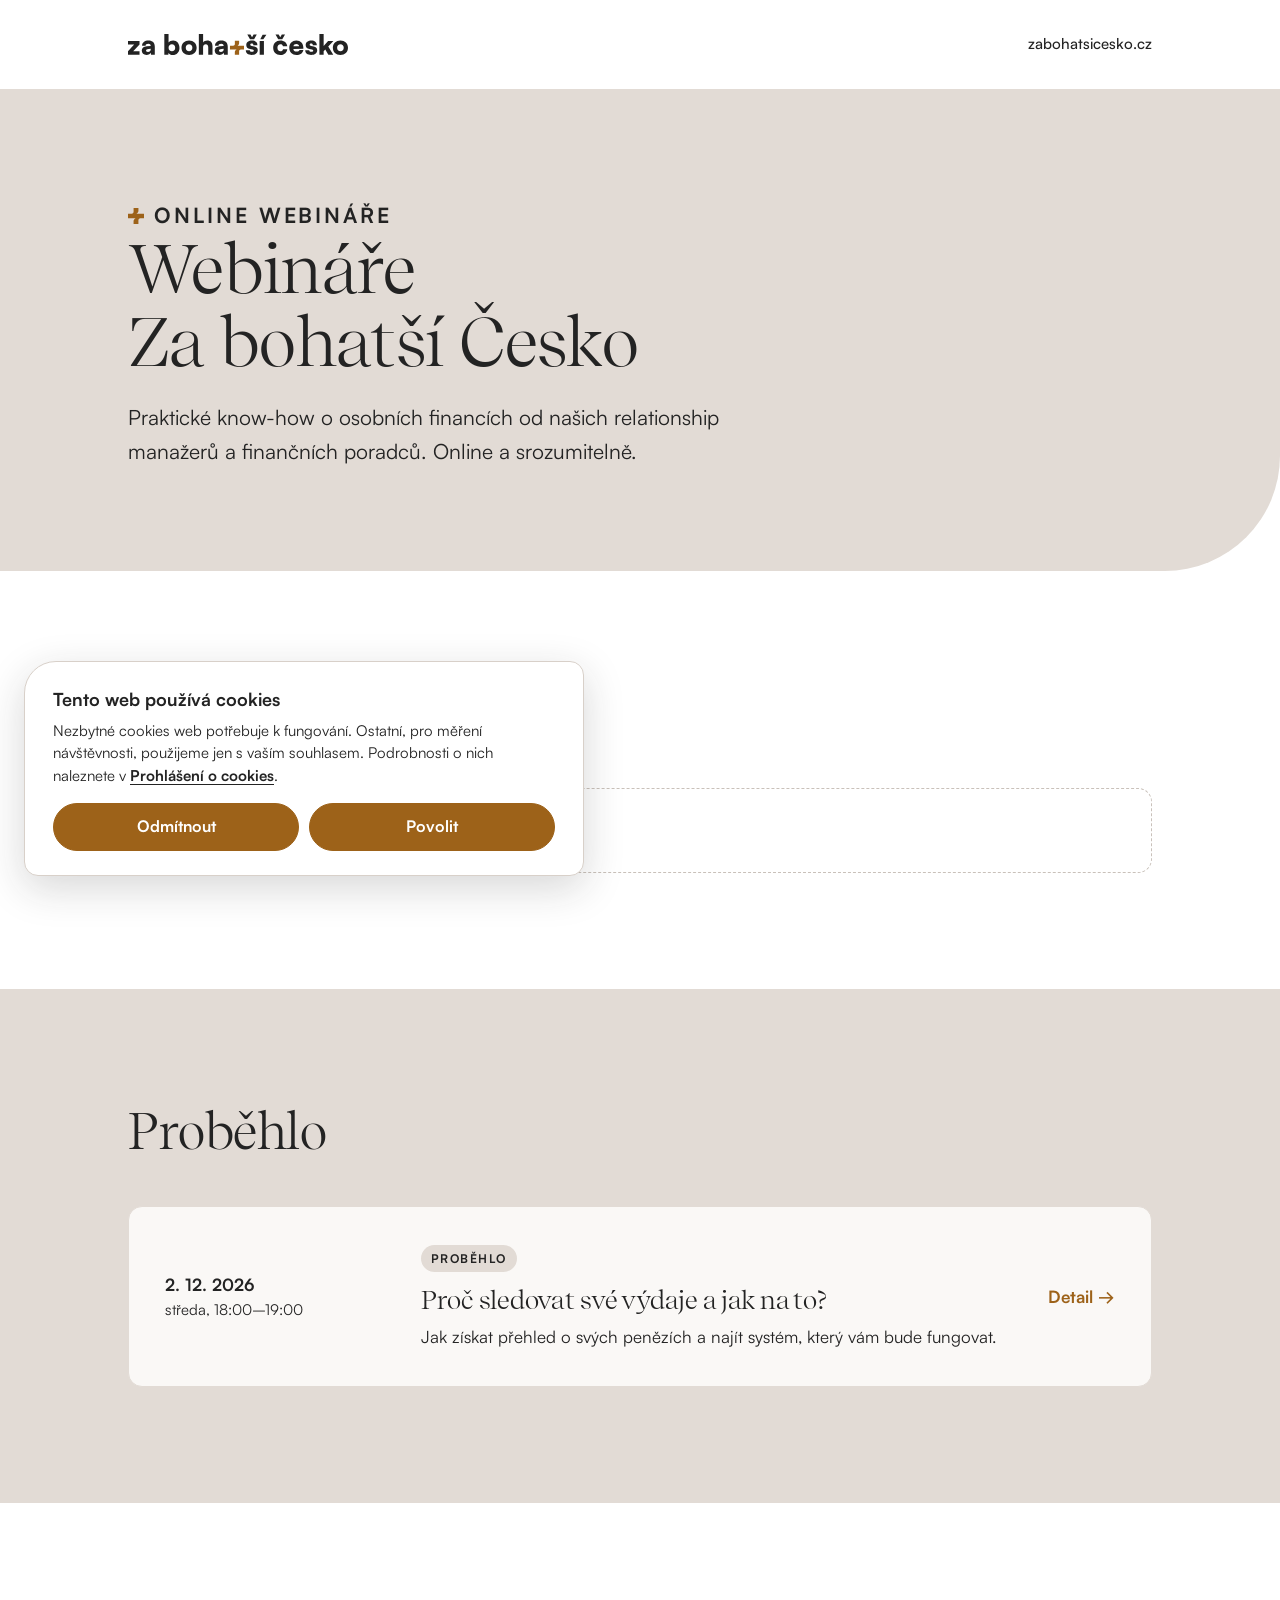
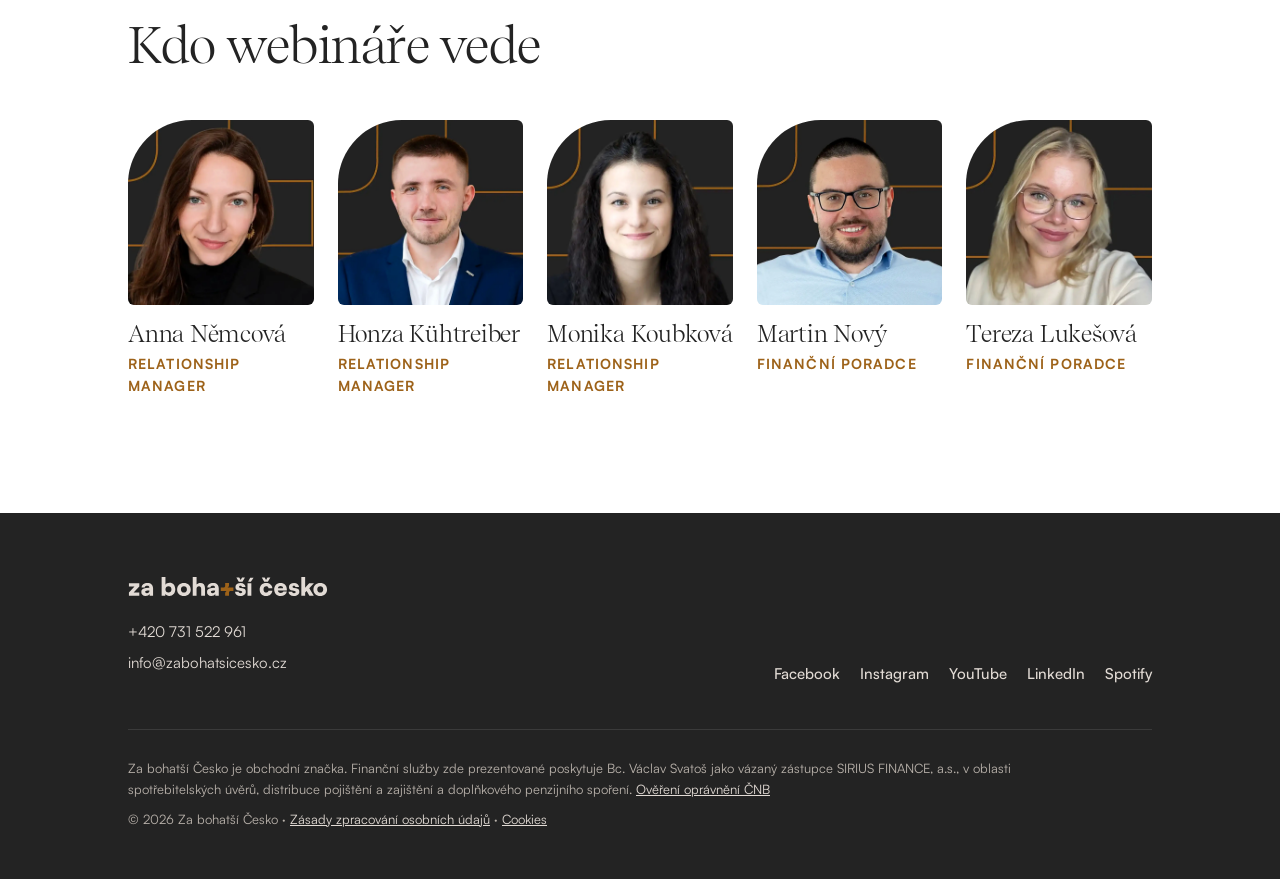
<file: web/index.html>
<!doctype html>
<html lang="cs">
<head>
  <meta charset="utf-8">
  <meta name="viewport" content="width=device-width, initial-scale=1">
  <title>Webináře | Za bohatší Česko</title>
  <meta name="description" content="Online webináře Za bohatší Česko: praktické know-how o osobních financích od relationship manažerů a finančních poradců.">
  <link rel="canonical" href="https://webinare.zabohatsicesko.cz/">
  <meta property="og:type" content="website">
  <meta property="og:locale" content="cs_CZ">
  <meta property="og:site_name" content="Za bohatší Česko">
  <meta property="og:title" content="Webináře Za bohatší Česko">
  <meta property="og:description" content="Online webináře Za bohatší Česko: praktické know-how o osobních financích.">
  <meta property="og:url" content="https://webinare.zabohatsicesko.cz/">
  <link rel="icon" href="assets/zbc-symbol.svg" type="image/svg+xml">
  <link rel="preload" href="assets/fonty/RecifeDisplay-Book.woff2" as="font" type="font/woff2" crossorigin>
  <link rel="preload" href="assets/fonty/Satoshi-Regular.woff2" as="font" type="font/woff2" crossorigin>
  <link rel="stylesheet" href="assets/styl.css">
  <script src="assets/souhlas.js" defer></script>
  <script src="assets/webinare.js" defer></script>
</head>
<body>

  <header class="hlavicka">
    <div class="obal">
      <a class="hlavicka__logo" href="https://zabohatsicesko.cz"><img src="assets/zbc-logo.svg" alt="Za bohatší Česko" width="220" height="21"></a>
      <a class="hlavicka__odkaz" href="https://zabohatsicesko.cz">zabohatsicesko.cz</a>
    </div>
  </header>

  <main>
    <section class="uvod prehled-uvod">
      <div class="obal">
        <p class="stitek"><img src="assets/zbc-symbol.svg" alt="" width="16" height="16">Online webináře</p>
        <h1>Webináře Za&nbsp;bohatší&nbsp;Česko</h1>
        <p>Praktické know-how o&nbsp;osobních financích od našich relationship manažerů a&nbsp;finančních poradců. Online a&nbsp;srozumitelně.</p>
      </div>
    </section>

    <section class="sekce" aria-labelledby="nadchazejici-nadpis">
      <div class="obal">
        <div class="sekce__hlava"><h2 id="nadchazejici-nadpis">Nadcházející</h2></div>
        <ul class="seznam" id="seznam-nadchazejici">
          <!-- KARTA WEBINÁŘE – nový webinář = zkopírovat celý <li> a upravit údaje -->
          <li data-webinar data-zacatek="2026-12-02T18:00:00+01:00" data-konec="2026-12-02T19:00:00+01:00">
            <a class="karta" href="proc-sledovat-vydaje/">
              <p class="karta__datum">2.&nbsp;12.&nbsp;2026<span>středa, 18:00–19:00</span></p>
              <div>
                <span class="karta__stitek skryt"></span>
                <h3>Proč sledovat své výdaje a&nbsp;jak na to?</h3>
                <p>Jak získat přehled o&nbsp;svých penězích a&nbsp;najít systém, který vám bude fungovat.</p>
              </div>
              <span class="karta__sipka" data-probehl="Detail →">Víc informací a&nbsp;registrace →</span>
            </a>
          </li>
        </ul>
        <p class="prazdne skryt" id="prazdne-nadchazejici">Další webinář připravujeme.</p>
      </div>
    </section>

    <section class="sekce sekce--svetla" aria-labelledby="probehle-nadpis">
      <div class="obal">
        <div class="sekce__hlava"><h2 id="probehle-nadpis">Proběhlo</h2></div>
        <ul class="seznam" id="seznam-probehle"></ul>
        <p class="prazdne" id="prazdne-probehle">Zatím tu není žádný proběhlý webinář.</p>
      </div>
    </section>
    <!-- LEKTOŘI SÉRIE – všichni, kdo webináře vedou (jména a pozice podle zabohatsicesko.cz/nas-tym) -->
    <section class="sekce lide" aria-labelledby="lide-nadpis">
      <div class="obal">
        <div class="sekce__hlava"><h2 id="lide-nadpis">Kdo webináře vede</h2></div>
        <ul class="lide__seznam">
          <li class="osoba">
            <img src="assets/lide/anna-nemcova.webp" alt="Anna Němcová" width="800" height="800" loading="lazy" decoding="async">
            <h3>Anna Němcová</h3>
            <p>Relationship Manager</p>
          </li>
          <li class="osoba">
            <img src="assets/lide/honza-kuhtreiber.webp" alt="Honza Kühtreiber" width="800" height="800" loading="lazy" decoding="async">
            <h3>Honza Kühtreiber</h3>
            <p>Relationship Manager</p>
          </li>
          <li class="osoba">
            <img src="assets/lide/monika-koubkova.webp" alt="Monika Koubková" width="800" height="800" loading="lazy" decoding="async">
            <h3>Monika Koubková</h3>
            <p>Relationship Manager</p>
          </li>
          <li class="osoba">
            <img src="assets/lide/martin-novy.webp" alt="Martin Nový" width="800" height="800" loading="lazy" decoding="async">
            <h3>Martin Nový</h3>
            <p>Finanční poradce</p>
          </li>
          <li class="osoba">
            <img src="assets/lide/tereza-lukesova.webp" alt="Tereza Lukešová" width="800" height="800" loading="lazy" decoding="async">
            <h3>Tereza Lukešová</h3>
            <p>Finanční poradce</p>
          </li>
        </ul>
      </div>
    </section>
  </main>

  <footer class="paticka">
    <div class="obal">
      <div class="paticka__horni">
        <div>
          <a href="https://zabohatsicesko.cz"><img class="paticka__logo" src="assets/zbc-logo-negativ.svg" alt="Za bohatší Česko" width="200" height="19"></a>
          <p class="paticka__kontakt"><a href="tel:+420731522961">+420 731 522 961</a><br><a href="mailto:info@zabohatsicesko.cz">info@zabohatsicesko.cz</a></p>
        </div>
        <ul class="socialni" aria-label="Sledujte nás">
          <li><a href="https://www.facebook.com/Zabohatsicesko" target="_blank" rel="noopener">Facebook</a></li>
          <li><a href="https://www.instagram.com/zabohatsicesko" target="_blank" rel="noopener">Instagram</a></li>
          <li><a href="https://www.youtube.com/@zabohatsicesko" target="_blank" rel="noopener">YouTube</a></li>
          <li><a href="https://www.linkedin.com/company/za-bohat%C5%A1%C3%AD-%C4%8Desko-s-r-o/about/" target="_blank" rel="noopener">LinkedIn</a></li>
          <li><a href="https://open.spotify.com/show/5Mig7pzSX0z5fairbQaeZu" target="_blank" rel="noopener">Spotify</a></li>
        </ul>
      </div>
      <div class="paticka__pravni">
        <p>Za bohatší Česko je obchodní značka. Finanční služby zde prezentované poskytuje Bc. Václav Svatoš jako vázaný zástupce SIRIUS FINANCE, a.s., v oblasti spotřebitelských úvěrů, distribuce pojištění a zajištění a doplňkového penzijního spoření. <a href="https://jerrs.cnb.cz/apljerrsdad/JERRS.WEB07.INTRO_PAGE?p_lang=cz" target="_blank" rel="noopener">Ověření oprávnění ČNB</a></p>
        <p class="paticka__odkazy">© 2026 Za bohatší Česko · <a href="https://www.siriusfinance.cz/GDPR" target="_blank" rel="noopener">Zásady zpracování osobních údajů</a> · <a href="/cookies">Cookies</a></p>
      </div>
    </div>
  </footer>
</body>
</html>
</file>
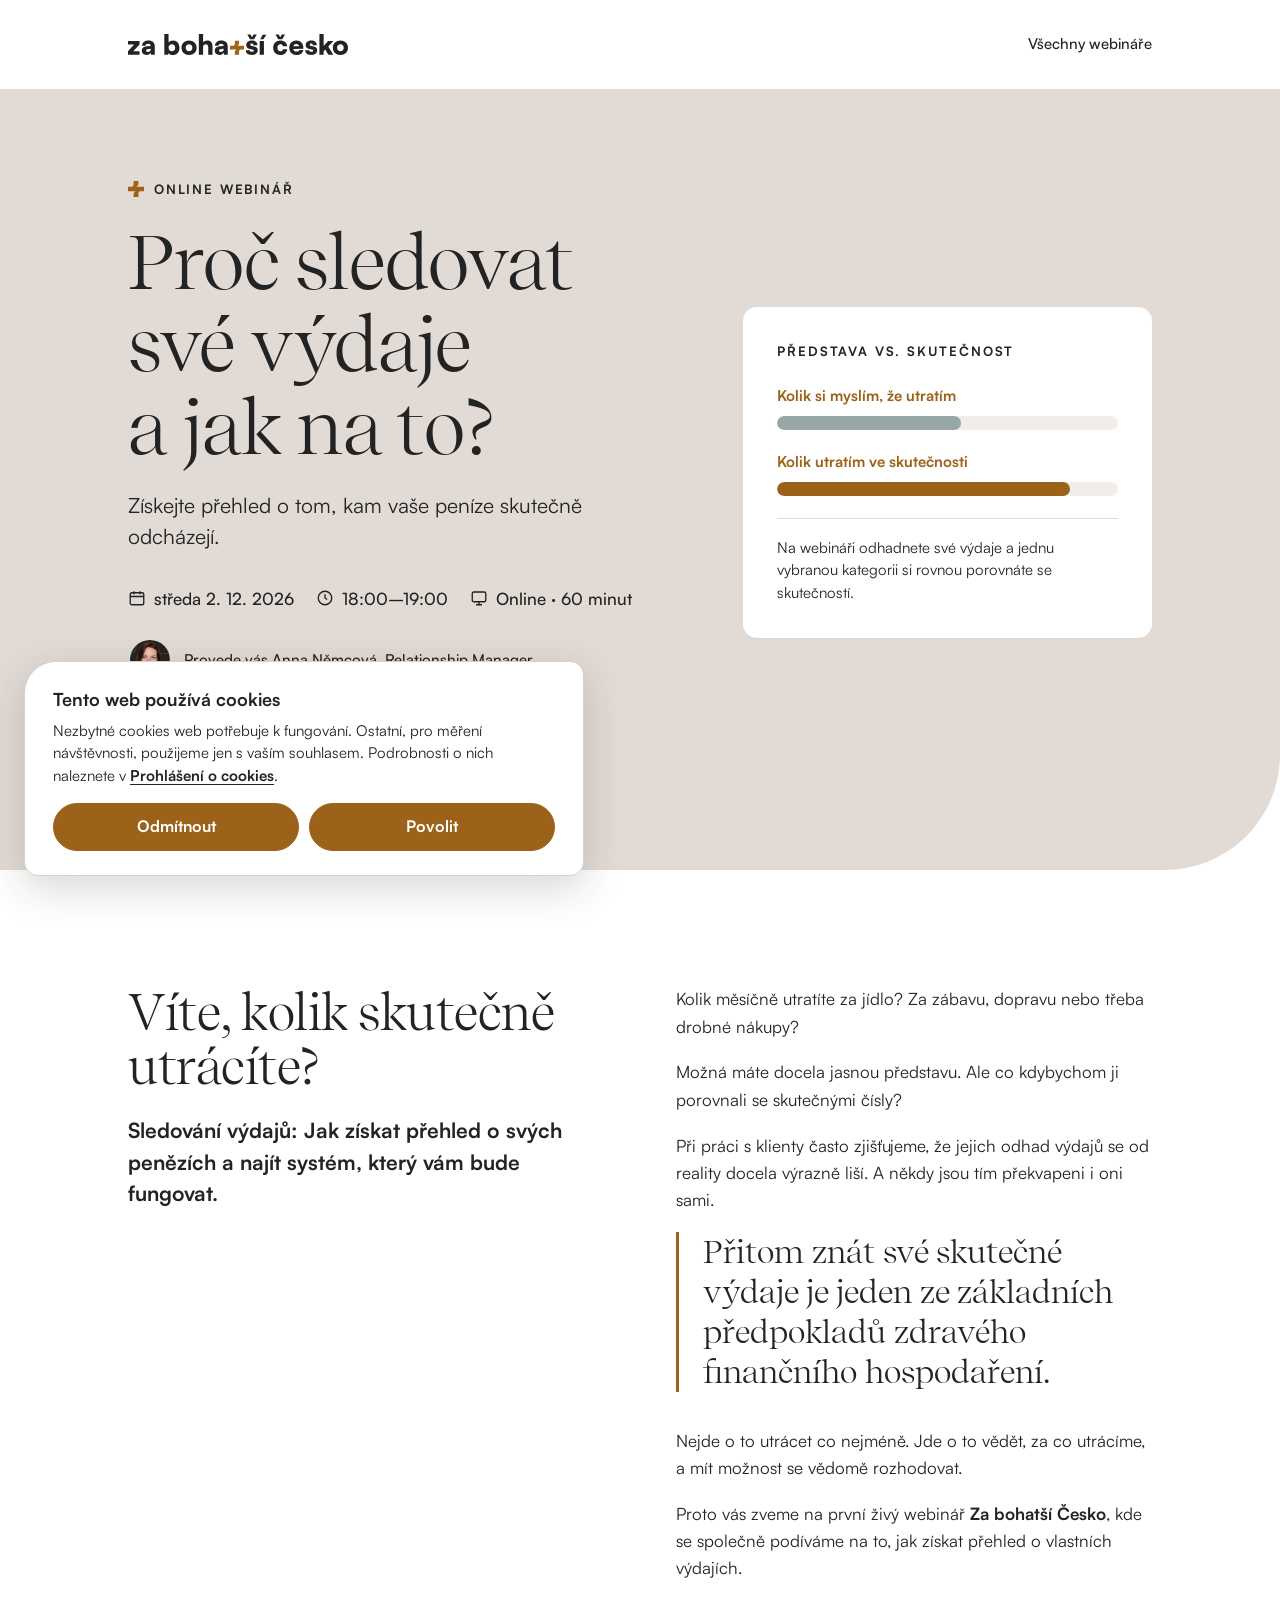
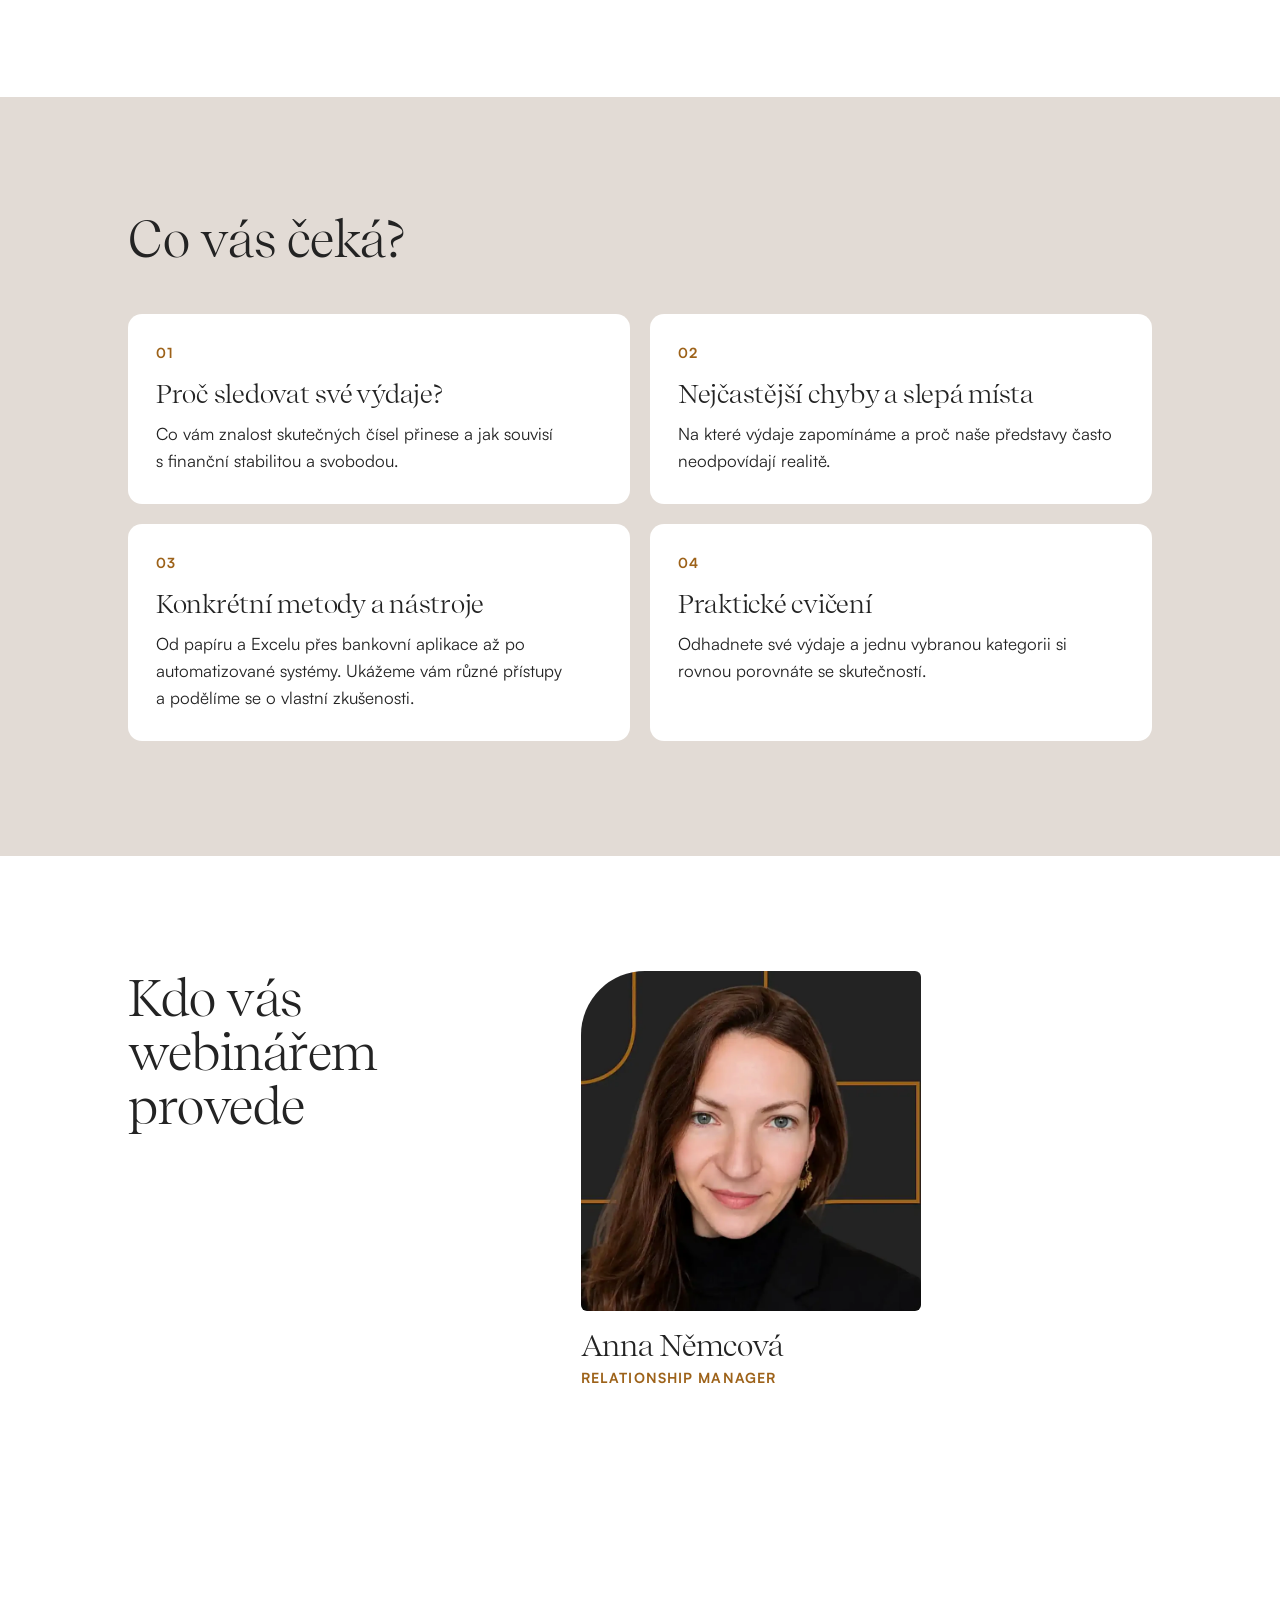
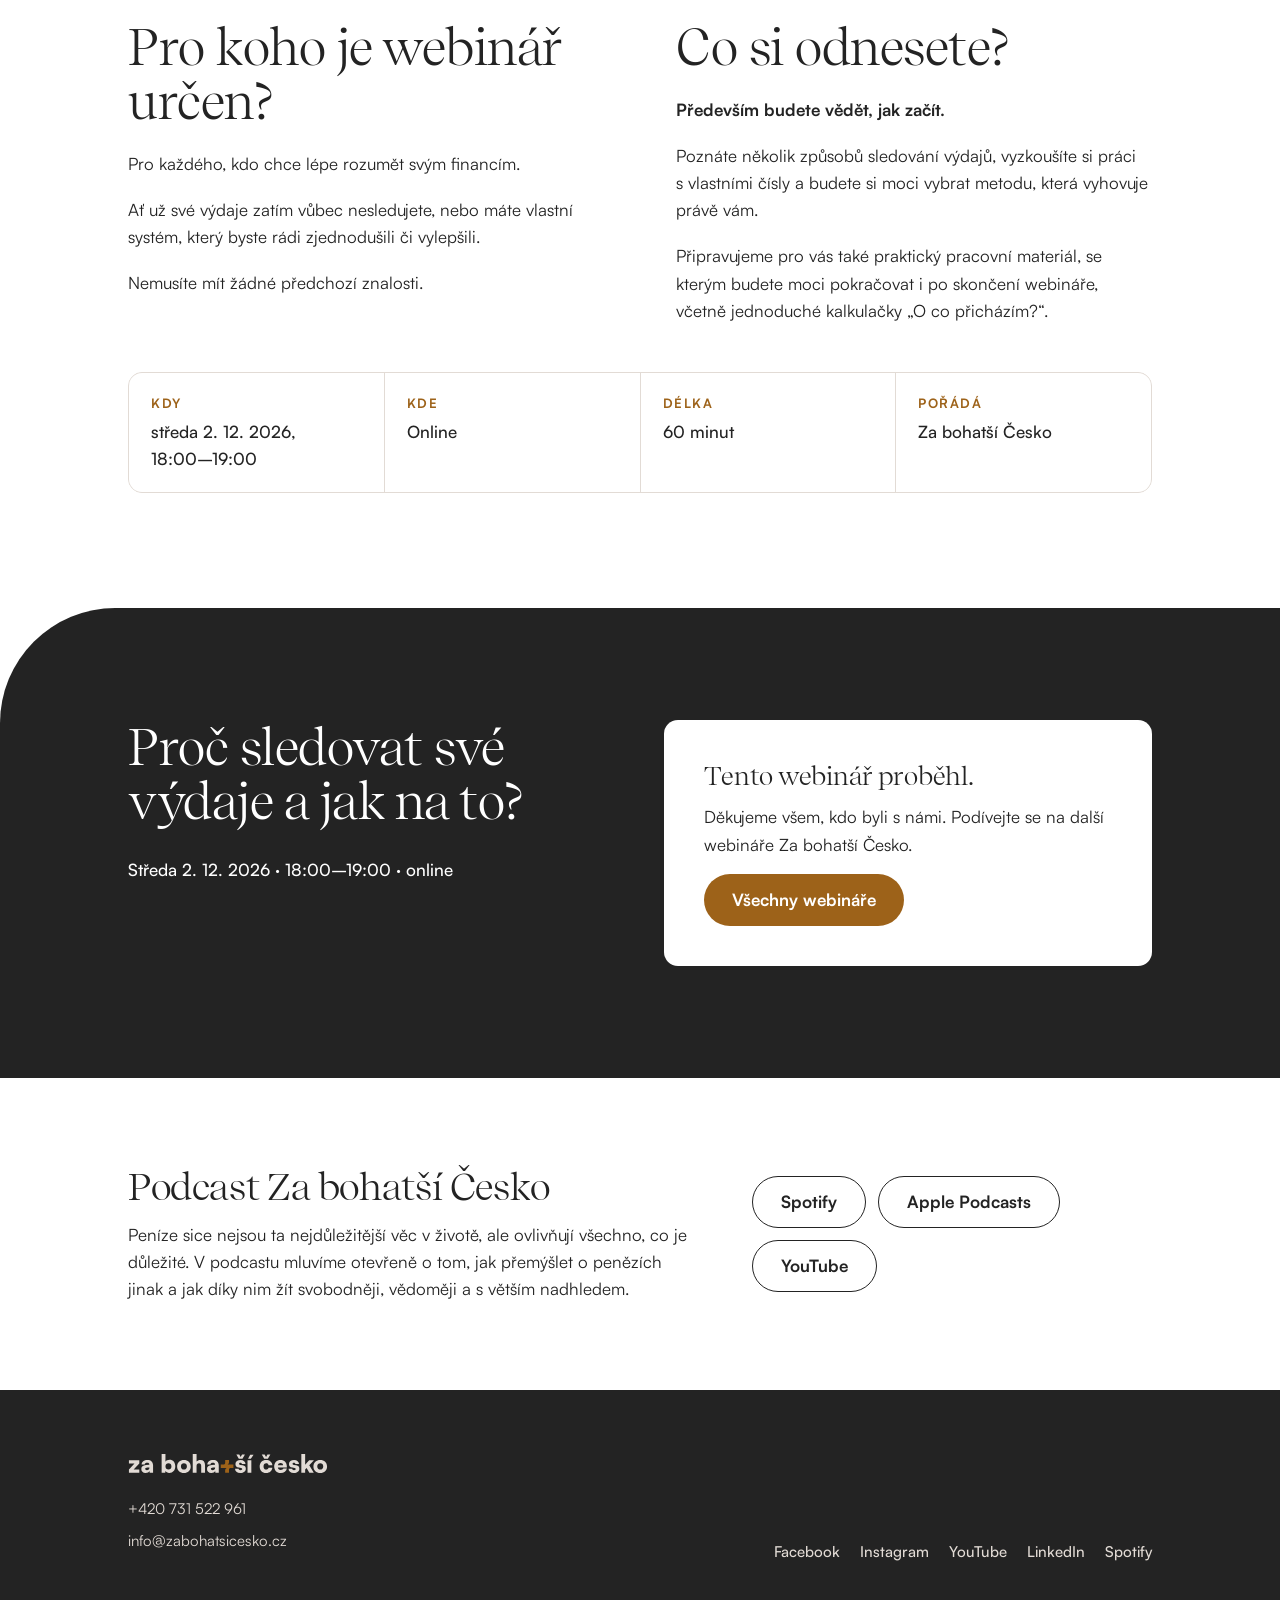
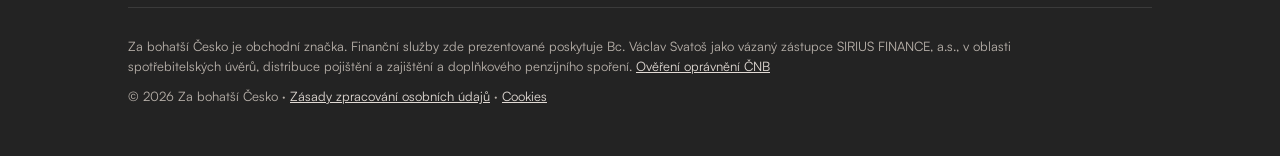
<file: web/proc-sledovat-vydaje/index.html>
<!doctype html>
<html lang="cs" data-zacatek="2026-12-02T18:00:00+01:00" data-konec="2026-12-02T19:00:00+01:00">
<head>
  <meta charset="utf-8">
  <meta name="viewport" content="width=device-width, initial-scale=1">
  <title>Proč sledovat své výdaje a jak na to? | Online webinář Za bohatší Česko</title>
  <meta name="description" content="Online webinář Za bohatší Česko, středa 2. 12. 2026, 18:00–19:00. Jak získat přehled o svých výdajích a najít systém, který vám bude fungovat.">
  <link rel="canonical" href="https://webinare.zabohatsicesko.cz/proc-sledovat-vydaje/">
  <meta property="og:type" content="website">
  <meta property="og:locale" content="cs_CZ">
  <meta property="og:site_name" content="Za bohatší Česko">
  <meta property="og:title" content="Proč sledovat své výdaje a jak na to? | Online webinář">
  <meta property="og:description" content="Středa 2. 12. 2026, 18:00–19:00, online. Jak získat přehled o svých výdajích a najít systém, který vám bude fungovat.">
  <meta property="og:url" content="https://webinare.zabohatsicesko.cz/proc-sledovat-vydaje/">
  <!-- DOPLNIT: og:image – Facebook cover 1920 × 1005 od Aničky, uložit jako /assets/og-proc-sledovat-vydaje.jpg
  <meta property="og:image" content="https://webinare.zabohatsicesko.cz/assets/og-proc-sledovat-vydaje.jpg">
  <meta property="og:image:width" content="1920"><meta property="og:image:height" content="1005"> -->
  <meta name="twitter:card" content="summary_large_image">
  <link rel="icon" href="../assets/zbc-symbol.svg" type="image/svg+xml">
  <link rel="preload" href="../assets/fonty/RecifeDisplay-Book.woff2" as="font" type="font/woff2" crossorigin>
  <link rel="preload" href="../assets/fonty/Satoshi-Regular.woff2" as="font" type="font/woff2" crossorigin>
  <link rel="stylesheet" href="../assets/styl.css">
  <script type="application/ld+json">
  {
    "@context": "https://schema.org",
    "@type": "Event",
    "name": "Proč sledovat své výdaje a jak na to?",
    "description": "Online webinář Za bohatší Česko o tom, jak získat přehled o svých výdajích a najít systém, který vám bude fungovat.",
    "startDate": "2026-12-02T18:00:00+01:00",
    "endDate": "2026-12-02T19:00:00+01:00",
    "eventStatus": "https://schema.org/EventScheduled",
    "eventAttendanceMode": "https://schema.org/OnlineEventAttendanceMode",
    "location": { "@type": "VirtualLocation", "url": "https://webinare.zabohatsicesko.cz/proc-sledovat-vydaje/" },
    "inLanguage": "cs",
    "isAccessibleForFree": true,
    "organizer": { "@type": "Organization", "name": "Za bohatší Česko", "url": "https://zabohatsicesko.cz" },
    "performer": [
      { "@type": "Person", "name": "Anna Němcová", "jobTitle": "Relationship Manager" }
    ]
  }
  </script>
  <script src="../assets/souhlas.js" defer></script>
  <script src="../assets/webinare.js" defer></script>
</head>
<body>

  <header class="hlavicka">
    <div class="obal">
      <a class="hlavicka__logo" href="https://zabohatsicesko.cz"><img src="../assets/zbc-logo.svg" alt="Za bohatší Česko" width="220" height="21"></a>
      <a class="hlavicka__odkaz" href="../">Všechny webináře</a>
    </div>
  </header>

  <main>
    <section class="uvod" aria-labelledby="nazev">
      <div class="obal uvod__mrizka">
        <div>
          <p class="stitek"><img src="../assets/zbc-symbol.svg" alt="" width="16" height="16">Online webinář</p>
          <h1 id="nazev">Proč sledovat své výdaje a&nbsp;jak&nbsp;na&nbsp;to?</h1>
          <p class="uvod__podtitul">Získejte přehled o tom, kam vaše peníze skutečně odcházejí.</p>
          <ul class="termin">
            <li><svg viewBox="0 0 24 24" fill="none" stroke="currentColor" stroke-width="1.8" aria-hidden="true"><rect x="3" y="5" width="18" height="16" rx="2"/><path d="M3 10h18M8 3v4M16 3v4"/></svg><time datetime="2026-12-02">středa 2.&nbsp;12.&nbsp;2026</time></li>
            <li><svg viewBox="0 0 24 24" fill="none" stroke="currentColor" stroke-width="1.8" aria-hidden="true"><circle cx="12" cy="12" r="9"/><path d="M12 7v5l3 2"/></svg>18:00–19:00</li>
            <li><svg viewBox="0 0 24 24" fill="none" stroke="currentColor" stroke-width="1.8" aria-hidden="true"><rect x="3" y="4" width="18" height="13" rx="2"/><path d="M8 21h8M12 17v4"/></svg>Online · 60&nbsp;minut</li>
          </ul>
          <div class="avatary" aria-label="Webinářem vás provede Anna Němcová">
            <div class="avatary__fotky" aria-hidden="true">
              <img src="../assets/lide/anna-nemcova.webp" alt="" width="44" height="44">
            </div>
            <p>Provede vás <a href="#lide-nadpis">Anna Němcová</a>, Relationship Manager</p>
          </div>
          <div class="akce" data-pro-stav="nadchazejici">
            <a class="tlacitko" href="#registrace">Chci se registrovat</a>
            <a class="odkaz-tichy" href="webinar.ics" download="webinar-zbc-2026-12-02.ics"><svg viewBox="0 0 24 24" fill="none" stroke="currentColor" stroke-width="1.8" aria-hidden="true"><rect x="3" y="5" width="18" height="16" rx="2"/><path d="M3 10h18M8 3v4M16 3v4M12 13v5M9.5 15.5h5"/></svg>Přidat do kalendáře</a>
          </div>
          <div class="akce" data-pro-stav="probiha probehl">
            <a class="tlacitko" href="../">Všechny webináře</a>
          </div>
        </div>

        <div class="motiv" aria-label="Představa versus skutečnost">
          <p class="motiv__nadpis">Představa vs. skutečnost</p>
          <div class="motiv__radek">
            <div class="motiv__popis"><span>Kolik si myslím, že utratím</span></div>
            <div class="motiv__draha"><div class="motiv__pruh motiv__pruh--predstava"></div></div>
          </div>
          <div class="motiv__radek">
            <div class="motiv__popis"><span>Kolik utratím ve skutečnosti</span></div>
            <div class="motiv__draha"><div class="motiv__pruh motiv__pruh--realita"></div></div>
          </div>
          <p class="motiv__pozn">Na webináři odhadnete své výdaje a&nbsp;jednu vybranou kategorii si rovnou porovnáte se skutečností.</p>
        </div>
      </div>
    </section>

    <section class="sekce" aria-labelledby="otazka">
      <div class="obal uvodni">
        <div>
          <h2 id="otazka">Víte, kolik skutečně utrácíte?</h2>
          <p class="uvod__podtitul"><strong>Sledování výdajů: Jak získat přehled o&nbsp;svých penězích a&nbsp;najít systém, který vám bude fungovat.</strong></p>
        </div>
        <div class="text">
          <p>Kolik měsíčně utratíte za jídlo? Za zábavu, dopravu nebo třeba drobné nákupy?</p>
          <p>Možná máte docela jasnou představu. Ale co kdybychom ji porovnali se skutečnými čísly?</p>
          <p>Při práci s klienty často zjišťujeme, že jejich odhad výdajů se od reality docela výrazně liší. A&nbsp;někdy jsou tím překvapeni i&nbsp;oni sami.</p>
          <p class="zvyrazneni">Přitom znát své skutečné výdaje je jeden ze základních předpokladů zdravého finančního hospodaření.</p>
          <p style="margin-top:28px">Nejde o&nbsp;to utrácet co nejméně. Jde o&nbsp;to vědět, za co utrácíme, a&nbsp;mít možnost se vědomě rozhodovat.</p>
          <p>Proto vás zveme na první živý webinář <strong>Za bohatší Česko</strong>, kde se společně podíváme na to, jak získat přehled o&nbsp;vlastních výdajích.</p>
        </div>
      </div>
    </section>

    <section class="sekce sekce--svetla" aria-labelledby="program">
      <div class="obal">
        <div class="sekce__hlava"><h2 id="program">Co vás čeká?</h2></div>
        <ol class="body-programu">
          <li><h3>Proč sledovat své výdaje?</h3><p>Co vám znalost skutečných čísel přinese a&nbsp;jak souvisí s&nbsp;finanční stabilitou a&nbsp;svobodou.</p></li>
          <li><h3>Nejčastější chyby a&nbsp;slepá místa</h3><p>Na které výdaje zapomínáme a&nbsp;proč naše představy často neodpovídají realitě.</p></li>
          <li><h3>Konkrétní metody a&nbsp;nástroje</h3><p>Od papíru a&nbsp;Excelu přes bankovní aplikace až po automatizované systémy. Ukážeme vám různé přístupy a&nbsp;podělíme se o&nbsp;vlastní zkušenosti.</p></li>
          <li><h3>Praktické cvičení</h3><p>Odhadnete své výdaje a&nbsp;jednu vybranou kategorii si rovnou porovnáte se skutečností.</p></li>
        </ol>
      </div>
    </section>

    <!-- PŘEDNÁŠEJÍCÍ – u dalšího webináře upravit seznam, nebo celou sekci smazat (i s avatary v úvodu a „performer“ ve schema.org) -->
    <section class="sekce lide lide--vedle" aria-labelledby="lide-nadpis">
      <div class="obal">
        <div class="sekce__hlava"><h2 id="lide-nadpis">Kdo vás webinářem provede</h2></div>
        <ul class="lide__seznam lide__seznam--jeden">
          <li class="osoba">
            <img src="../assets/lide/anna-nemcova.webp" alt="Anna Němcová" width="800" height="800" loading="lazy" decoding="async">
            <h3>Anna Němcová</h3>
            <p>Relationship Manager</p>
          </li>
        </ul>
      </div>
    </section>

    <section class="sekce" aria-label="Pro koho je webinář a co si odnesete">
      <div class="obal">
        <div class="dva-sloupce">
          <div class="text">
            <h2>Pro koho je webinář určen?</h2>
            <p>Pro každého, kdo chce lépe rozumět svým financím.</p>
            <p>Ať už své výdaje zatím vůbec nesledujete, nebo máte vlastní systém, který byste rádi zjednodušili či vylepšili.</p>
            <p>Nemusíte mít žádné předchozí znalosti.</p>
          </div>
          <div class="text">
            <h2>Co si odnesete?</h2>
            <p><strong>Především budete vědět, jak začít.</strong></p>
            <p>Poznáte několik způsobů sledování výdajů, vyzkoušíte si práci s&nbsp;vlastními čísly a&nbsp;budete si moci vybrat metodu, která vyhovuje právě vám.</p>
            <p>Připravujeme pro vás také praktický pracovní materiál, se kterým budete moci pokračovat i&nbsp;po skončení webináře, včetně jednoduché kalkulačky „O&nbsp;co přicházím?“.</p>
          </div>
        </div>
        <dl class="fakta">
          <div><dt>Kdy</dt><dd>středa 2.&nbsp;12.&nbsp;2026, <span style="white-space:nowrap">18:00–19:00</span></dd></div>
          <div><dt>Kde</dt><dd>Online</dd></div>
          <div><dt>Délka</dt><dd>60 minut</dd></div>
          <div><dt>Pořádá</dt><dd>Za bohatší Česko</dd></div>
        </dl>
      </div>
    </section>

    <section class="registrace" id="registrace" aria-labelledby="registrace-nadpis">
      <div class="obal registrace__mrizka">
        <div class="registrace__uvod">
          <h2 id="registrace-nadpis" data-pro-stav="nadchazejici">Přihlaste se a&nbsp;přijďte si udělat větší jasno ve svých výdajích.</h2>
          <h2 data-pro-stav="probiha probehl">Proč sledovat své výdaje a&nbsp;jak na to?</h2>
          <p class="registrace__termin">Středa 2.&nbsp;12.&nbsp;2026 · 18:00–19:00 · online</p>
        </div>

        <div data-pro-stav="nadchazejici">
          <!-- ===== LEADAGENT FORMULÁŘ – ZAČÁTEK =====
               Formulář z LeadAgentu (pole, text po odeslání a automatizace se nastavují v LeadAgentu).
               U dalšího webináře stačí vyměnit ID formuláře na obou řádcích. -->
          <div class="formular formular--leadagent">
            <div id="laf_MTc5NDgxNDQ5NC0=" class="laf_container"></div>
            <script type="text/javascript" src="https://app.leadagent.cz/form/embed/MTc5NDgxNDQ5NC0="></script>
            <noscript><p>Pro registraci prosím povolte v prohlížeči JavaScript, nebo nám napište na <a href="mailto:info@zabohatsicesko.cz">info@zabohatsicesko.cz</a>.</p></noscript>
            <p class="formular__gdpr">Odesláním formuláře berete na vědomí <a href="https://www.siriusfinance.cz/GDPR" target="_blank" rel="noopener">Zásady zpracování osobních údajů</a>.</p>
            <p class="formular__kalendar"><a class="odkaz-tichy" href="webinar.ics" download="webinar-zbc-2026-12-02.ics"><svg viewBox="0 0 24 24" fill="none" stroke="currentColor" stroke-width="1.8" aria-hidden="true"><rect x="3" y="5" width="18" height="16" rx="2"/><path d="M3 10h18M8 3v4M16 3v4M12 13v5M9.5 15.5h5"/></svg>Přidat do kalendáře</a></p>
          </div>
          <!-- ===== LEADAGENT FORMULÁŘ – KONEC ===== -->
        </div>

        <div class="stav-box" data-pro-stav="probiha">
          <h3>Webinář právě probíhá.</h3>
          <p>Registrace je už uzavřená. Podívejte se na další webináře Za bohatší Česko.</p>
          <a class="tlacitko" href="../">Všechny webináře</a>
        </div>
        <div class="stav-box" data-pro-stav="probehl">
          <h3>Tento webinář proběhl.</h3>
          <p>Děkujeme všem, kdo byli s&nbsp;námi. Podívejte se na další webináře Za bohatší Česko.</p>
          <!-- PO WEBINÁŘI: sem případně doplnit odkaz na záznam nebo materiály -->
          <a class="tlacitko" href="../">Všechny webináře</a>
        </div>
      </div>
    </section>

    <section class="podcast" aria-labelledby="podcast-nadpis">
      <div class="obal">
        <div>
          <h2 id="podcast-nadpis">Podcast Za bohatší Česko</h2>
          <p>Peníze sice nejsou ta nejdůležitější věc v&nbsp;životě, ale ovlivňují všechno, co je důležité. V&nbsp;podcastu mluvíme otevřeně o&nbsp;tom, jak přemýšlet o&nbsp;penězích jinak a&nbsp;jak díky nim žít svobodněji, vědoměji a&nbsp;s&nbsp;větším nadhledem.</p>
        </div>
        <div class="podcast__odkazy">
          <a class="tlacitko tlacitko--obrys" href="https://open.spotify.com/show/5Mig7pzSX0z5fairbQaeZu" target="_blank" rel="noopener">Spotify</a>
          <a class="tlacitko tlacitko--obrys" href="https://podcasts.apple.com/cz/podcast/za-bohat%C5%A1%C3%AD-%C4%8Desko/id1542800787" target="_blank" rel="noopener">Apple Podcasts</a>
          <a class="tlacitko tlacitko--obrys" href="https://www.youtube.com/@zabohatsicesko" target="_blank" rel="noopener">YouTube</a>
        </div>
      </div>
    </section>
  </main>

  <footer class="paticka">
    <div class="obal">
      <div class="paticka__horni">
        <div>
          <a href="https://zabohatsicesko.cz"><img class="paticka__logo" src="../assets/zbc-logo-negativ.svg" alt="Za bohatší Česko" width="200" height="19"></a>
          <p class="paticka__kontakt"><a href="tel:+420731522961">+420 731 522 961</a><br><a href="mailto:info@zabohatsicesko.cz">info@zabohatsicesko.cz</a></p>
        </div>
        <ul class="socialni" aria-label="Sledujte nás">
          <li><a href="https://www.facebook.com/Zabohatsicesko" target="_blank" rel="noopener">Facebook</a></li>
          <li><a href="https://www.instagram.com/zabohatsicesko" target="_blank" rel="noopener">Instagram</a></li>
          <li><a href="https://www.youtube.com/@zabohatsicesko" target="_blank" rel="noopener">YouTube</a></li>
          <li><a href="https://www.linkedin.com/company/za-bohat%C5%A1%C3%AD-%C4%8Desko-s-r-o/about/" target="_blank" rel="noopener">LinkedIn</a></li>
          <li><a href="https://open.spotify.com/show/5Mig7pzSX0z5fairbQaeZu" target="_blank" rel="noopener">Spotify</a></li>
        </ul>
      </div>
      <div class="paticka__pravni">
        <p>Za bohatší Česko je obchodní značka. Finanční služby zde prezentované poskytuje Bc. Václav Svatoš jako vázaný zástupce SIRIUS FINANCE, a.s., v oblasti spotřebitelských úvěrů, distribuce pojištění a zajištění a doplňkového penzijního spoření. <a href="https://jerrs.cnb.cz/apljerrsdad/JERRS.WEB07.INTRO_PAGE?p_lang=cz" target="_blank" rel="noopener">Ověření oprávnění ČNB</a></p>
        <p class="paticka__odkazy">© 2026 Za bohatší Česko · <a href="https://www.siriusfinance.cz/GDPR" target="_blank" rel="noopener">Zásady zpracování osobních údajů</a> · <a href="/cookies">Cookies</a></p>
      </div>
    </div>
  </footer>
</body>
</html>
</file>
<file: web/assets/styl.css>
/* Webináře Za bohatší Česko – společný styl
   Barvy a písma podle Logomanuálu ZBČ (4/2025).
   Písma: RecifeDisplay (Luzi Type) na nadpisy, Satoshi (Indian Type Foundry) na texty.
   Soubory převzaté z webu „ZBČ pro firmy“, hostované přímo zde (žádné externí služby). */

@font-face { font-family: "Satoshi"; src: url("fonty/Satoshi-Regular.woff2") format("woff2"); font-weight: 400; font-style: normal; font-display: swap; }
@font-face { font-family: "Satoshi"; src: url("fonty/Satoshi-Medium.woff2") format("woff2"); font-weight: 500; font-style: normal; font-display: swap; }
@font-face { font-family: "Satoshi"; src: url("fonty/Satoshi-Bold.woff2") format("woff2"); font-weight: 700; font-style: normal; font-display: swap; }
@font-face { font-family: "RecifeDisplay"; src: url("fonty/RecifeDisplay-Book.woff2") format("woff2"); font-weight: 400; font-style: normal; font-display: swap; }
@font-face { font-family: "RecifeDisplay"; src: url("fonty/RecifeDisplay-Regular.woff2") format("woff2"); font-weight: 500; font-style: normal; font-display: swap; }

:root {
  --light-black: #232323;
  --dark-white: #e2dbd5;
  --gold: #9d6219;
  --island-blue: #97a7a5;
  --white: #ffffff;

  --font-text: "Satoshi", "Helvetica Neue", Arial, sans-serif;
  --font-nadpis: "RecifeDisplay", Georgia, serif;

  --obsah: 1120px;
  --text: 680px;
  --okraj: clamp(20px, 5vw, 48px);
  --radius-velky: clamp(48px, 9vw, 120px);
  --radius: 14px;
}

*, *::before, *::after { box-sizing: border-box; }
html { -webkit-text-size-adjust: 100%; scroll-behavior: smooth; }
@media (prefers-reduced-motion: reduce) { html { scroll-behavior: auto; } }
body {
  margin: 0;
  background: var(--white);
  color: var(--light-black);
  font-family: var(--font-text);
  font-size: 17px;
  line-height: 1.6;
  font-weight: 400;
}
img, svg { display: block; max-width: 100%; }
a { color: inherit; }
:focus-visible { outline: 3px solid var(--gold); outline-offset: 3px; border-radius: 4px; }

.obal { max-width: var(--obsah); margin: 0 auto; padding: 0 var(--okraj); }

/* ---------- Náhledový pruh ---------- */
.nahled-pruh {
  background: var(--light-black); color: var(--white);
  font-size: 14px; line-height: 1.4; text-align: center; padding: 10px var(--okraj);
}
.nahled-pruh strong { color: var(--dark-white); }

/* ---------- Hlavička ---------- */
.hlavicka { padding: 22px 0; }
.hlavicka .obal { display: flex; align-items: center; justify-content: space-between; gap: 20px; }
.hlavicka__logo { display: block; width: clamp(160px, 22vw, 220px); }
.hlavicka__logo img { width: 100%; height: auto; }
.hlavicka__odkaz {
  font-size: 15px; font-weight: 500; text-decoration: none; white-space: nowrap;
  padding: 10px 0; border-bottom: 1px solid transparent;
}
.hlavicka__odkaz:hover { border-bottom-color: var(--light-black); }

/* ---------- Úvod (hero) ---------- */
.uvod {
  background: var(--dark-white);
  border-bottom-right-radius: var(--radius-velky);
  padding: clamp(40px, 7vw, 88px) 0 clamp(48px, 8vw, 104px);
  position: relative; overflow: hidden;
}
.uvod__mrizka { display: grid; gap: clamp(36px, 5vw, 64px); align-items: center; }
@media (min-width: 900px) { .uvod__mrizka { grid-template-columns: 1.35fr 1fr; } }

.stitek {
  display: inline-flex; align-items: center; gap: 10px;
  font-size: 13px; font-weight: 700; letter-spacing: .14em; text-transform: uppercase;
  margin: 0 0 22px;
}
.stitek img { width: 16px; height: 16px; }

h1, h2, h3 { font-family: var(--font-nadpis); font-weight: 400; line-height: 1.08; letter-spacing: -0.01em; margin: 0; }
h1 { font-size: clamp(40px, 7.2vw, 76px); }
h2 { font-size: clamp(32px, 4.6vw, 50px); }
h3 { font-size: clamp(22px, 2.4vw, 26px); line-height: 1.2; }

.uvod__podtitul { font-size: clamp(18px, 2vw, 21px); line-height: 1.5; margin: 22px 0 0; max-width: 34ch; }

.termin {
  display: flex; flex-wrap: wrap; gap: 8px 22px; margin: 32px 0 0; padding: 0; list-style: none;
  font-size: 17px; font-weight: 500;
}
.termin li { display: flex; align-items: center; gap: 8px; }
.termin svg { width: 18px; height: 18px; flex: none; }

.akce { display: flex; flex-wrap: wrap; align-items: center; gap: 14px 28px; margin-top: 34px; }
.tlacitko {
  display: inline-flex; align-items: center; justify-content: center; gap: 10px;
  min-height: 52px; padding: 14px 28px; border: 0; border-radius: 999px;
  background: var(--gold); color: var(--white);
  font: 700 17px/1.2 var(--font-text); text-decoration: none; cursor: pointer;
  transition: background-color .2s ease, transform .2s ease;
}
.tlacitko:hover { background: #87530f; }
.tlacitko:active { transform: translateY(1px); }
.tlacitko[disabled] { opacity: .6; cursor: wait; }
.odkaz-tichy {
  display: inline-flex; align-items: center; gap: 8px; min-height: 44px;
  font-weight: 500; text-decoration: underline; text-underline-offset: 4px; text-decoration-thickness: 1px;
}
.odkaz-tichy svg { width: 18px; height: 18px; }

/* Motiv „představa vs. realita“ */
.motiv {
  background: var(--white); border-radius: var(--radius); padding: clamp(24px, 3vw, 34px);
  box-shadow: 0 1px 0 rgba(35,35,35,.04);
}
.motiv__nadpis { font-size: 13px; font-weight: 700; letter-spacing: .14em; text-transform: uppercase; margin: 0 0 22px; }
.motiv__radek { margin: 0 0 20px; }
.motiv__radek:last-of-type { margin-bottom: 0; }
.motiv__popis { display: flex; justify-content: space-between; font-size: 15px; font-weight: 500; margin-bottom: 8px; }
.motiv__popis span:last-child { color: var(--gold); font-weight: 700; }
.motiv__draha { height: 14px; border-radius: 999px; background: #f1ede9; overflow: hidden; }
.motiv__pruh { height: 100%; border-radius: 999px; transform-origin: left center; animation: narust 1.4s cubic-bezier(.2,.7,.2,1) both .3s; }
.motiv__pruh--predstava { width: 54%; background: var(--island-blue); }
.motiv__pruh--realita { width: 86%; background: var(--gold); animation-delay: .6s; }
.motiv__pozn { margin: 22px 0 0; padding-top: 18px; border-top: 1px solid var(--dark-white); font-size: 15px; line-height: 1.5; }
@keyframes narust { from { transform: scaleX(0); } to { transform: scaleX(1); } }
@media (prefers-reduced-motion: reduce) { .motiv__pruh { animation: none; } }

/* ---------- Obsahové sekce ---------- */
.sekce { padding: clamp(64px, 9vw, 120px) 0; }
.sekce--svetla { background: var(--dark-white); }
.sekce__hlava { max-width: var(--text); margin-bottom: clamp(32px, 4vw, 48px); }
.sekce__hlava p { margin: 18px 0 0; }

.text { max-width: var(--text); }
.text p { margin: 0 0 1.1em; }
.text p:last-child { margin-bottom: 0; }
.text strong { font-weight: 700; }

.uvodni { display: grid; gap: 40px; }
@media (min-width: 900px) { .uvodni { grid-template-columns: 1fr 1fr; gap: 72px; align-items: start; } }
.zvyrazneni {
  font-family: var(--font-nadpis); font-size: clamp(24px, 2.8vw, 32px); line-height: 1.25; margin: 0;
  padding-left: 24px; border-left: 3px solid var(--gold);
}
.zvyrazneni + .zvyrazneni { margin-top: 28px; }

.body-programu { display: grid; gap: 16px; margin: 0; padding: 0; list-style: none; counter-reset: bod; }
@media (min-width: 720px) { .body-programu { grid-template-columns: 1fr 1fr; gap: 20px; } }
.body-programu li {
  counter-increment: bod; background: var(--white); border-radius: var(--radius);
  padding: 28px 28px 30px; position: relative;
}
.body-programu li::before {
  content: counter(bod, decimal-leading-zero); display: block;
  font-size: 14px; font-weight: 700; letter-spacing: .08em; color: var(--gold); margin-bottom: 14px;
}
.body-programu h3 { margin-bottom: 10px; }
.body-programu p { margin: 0; }

.dva-sloupce { display: grid; gap: 48px; }
@media (min-width: 900px) { .dva-sloupce { grid-template-columns: 1fr 1fr; gap: 72px; } }
.dva-sloupce h2 { margin-bottom: 22px; }

.fakta { display: grid; gap: 1px; background: var(--dark-white); border: 1px solid var(--dark-white); border-radius: var(--radius); overflow: hidden; margin: 48px 0 0; }
@media (min-width: 720px) { .fakta { grid-template-columns: repeat(4, 1fr); } }
.fakta div { background: var(--white); padding: 20px 22px; }
.fakta dt { font-size: 13px; font-weight: 700; letter-spacing: .12em; text-transform: uppercase; color: var(--gold); margin-bottom: 4px; }
.fakta dd { margin: 0; font-weight: 500; }

/* ---------- Přednášející ---------- */
.lide__seznam { display: grid; grid-template-columns: repeat(2, 1fr); gap: 28px 16px; margin: 0; padding: 0; list-style: none; }
@media (min-width: 640px) { .lide__seznam { grid-template-columns: repeat(3, 1fr); gap: 36px 24px; } }
@media (min-width: 1000px) { .lide__seznam { grid-template-columns: repeat(5, 1fr); } }
.osoba img {
  width: 100%; height: auto; aspect-ratio: 1; object-fit: cover; background: var(--light-black);
  border-radius: 6px; border-top-left-radius: clamp(36px, 6vw, 64px);
}
.osoba h3 { font-size: clamp(20px, 2vw, 23px); margin: 16px 0 4px; }
.osoba p { margin: 0; font-size: 14px; font-weight: 700; letter-spacing: .08em; text-transform: uppercase; color: var(--gold); }

/* Dva přednášející: na počítači nadpis vlevo, fotky vpravo */
@media (min-width: 900px) {
  .lide--vedle .obal { display: grid; grid-template-columns: 1fr 1.5fr; gap: 72px; align-items: start; }
  .lide--vedle .sekce__hlava { margin-bottom: 0; }
}
.lide__seznam--dva { grid-template-columns: repeat(2, minmax(0, 1fr)) !important; max-width: 680px; gap: 24px 20px; }
@media (min-width: 640px) { .lide__seznam--dva { gap: 36px 32px; } }
.lide__seznam--dva .osoba h3 { font-size: clamp(22px, 2.4vw, 28px); }
/* Jeden přednášející */
.lide__seznam--jeden { grid-template-columns: minmax(0, 340px) !important; }
.lide__seznam--jeden .osoba h3 { font-size: clamp(24px, 2.6vw, 30px); }

.avatary { display: flex; align-items: center; flex-wrap: nowrap; gap: 12px; margin-top: 26px; }
.avatary__fotky { flex: none; }
.avatary__fotky { display: flex; }
.avatary__fotky img {
  width: 44px; height: 44px; border-radius: 50%; object-fit: cover;
  border: 2px solid var(--dark-white); background: var(--light-black);
}
.avatary__fotky img + img { margin-left: -10px; }
.avatary p { margin: 0; font-size: 15px; font-weight: 500; }
.avatary a { text-decoration: underline; text-underline-offset: 3px; text-decoration-thickness: 1px; }

/* ---------- Registrace ---------- */
.registrace {
  background: var(--light-black); color: var(--white);
  border-top-left-radius: var(--radius-velky);
  padding: clamp(64px, 9vw, 112px) 0;
}
.registrace__mrizka { display: grid; gap: 40px; }
@media (min-width: 900px) { .registrace__mrizka { grid-template-columns: 1fr 1.05fr; gap: 72px; align-items: start; } }
.registrace h2 { color: var(--white); }
.registrace__uvod p { margin: 20px 0 0; color: var(--dark-white); max-width: 40ch; }
.registrace__termin { margin-top: 28px !important; font-weight: 500; color: var(--white) !important; }

.formular { background: var(--white); color: var(--light-black); border-radius: var(--radius); padding: clamp(24px, 4vw, 40px); }
.pole { margin-bottom: 18px; }
.pole label { display: block; font-weight: 500; font-size: 15px; margin-bottom: 6px; }
.pole input {
  width: 100%; min-height: 52px; padding: 12px 16px;
  font: 400 17px/1.3 var(--font-text); color: var(--light-black);
  background: var(--white); border: 1.5px solid #c9c1ba; border-radius: 10px;
}
.pole input:focus { outline: none; border-color: var(--gold); box-shadow: 0 0 0 3px rgba(157,98,25,.18); }
.pole input[aria-invalid="true"] { border-color: #a23a1f; }
.pole__napoveda { font-size: 14px; line-height: 1.5; color: #4a4a4a; margin: -2px 0 8px; }
.pole input::placeholder { color: #9a928b; }
.pole__chyba { display: none; color: #a23a1f; font-size: 14px; margin-top: 6px; }
.pole input[aria-invalid="true"] + .pole__chyba { display: block; }
.past { position: absolute !important; left: -9999px !important; width: 1px; height: 1px; overflow: hidden; }
.formular .tlacitko { width: 100%; margin-top: 6px; }
.formular__gdpr { font-size: 14px; line-height: 1.5; margin: 16px 0 0; color: #4a4a4a; }
.formular__gdpr a { text-underline-offset: 3px; }
.formular__chyba { display: none; margin: 16px 0 0; padding: 14px 16px; border-radius: 10px; background: #f6e9e4; color: #7a2b16; font-size: 15px; }
.formular__chyba.je-videt { display: block; }
.dekujeme { text-align: left; }
.dekujeme h3 { margin-bottom: 12px; }
.dekujeme p { margin: 0 0 12px; }

.stav-box { background: var(--white); color: var(--light-black); border-radius: var(--radius); padding: clamp(24px, 4vw, 40px); }
.stav-box h3 { margin-bottom: 12px; }
.stav-box p { margin: 0 0 16px; }

.doplnit { background: #fff3c4; color: #5a4300; padding: 0 4px; border-radius: 3px; font-weight: 500; }

/* ---------- Podcast ---------- */
.podcast { padding: clamp(56px, 7vw, 88px) 0; }
.podcast .obal { display: grid; gap: 24px; align-items: center; }
@media (min-width: 900px) { .podcast .obal { grid-template-columns: 1.4fr 1fr; gap: 64px; } }
.podcast h2 { font-size: clamp(28px, 3.4vw, 38px); }
.podcast p { margin: 14px 0 0; max-width: 52ch; }
.podcast__odkazy { display: flex; flex-wrap: wrap; gap: 12px; }
.tlacitko--obrys { background: transparent; color: var(--light-black); border: 1.5px solid var(--light-black); }
.tlacitko--obrys:hover { background: var(--light-black); color: var(--white); }

/* ---------- Přehled webinářů ---------- */
.prehled-uvod h1 { font-size: clamp(40px, 6.4vw, 68px); max-width: 16ch; }
.prehled-uvod p { font-size: clamp(18px, 2vw, 21px); max-width: 46ch; margin: 22px 0 0; }
.seznam { display: grid; gap: 20px; margin: 0; padding: 0; list-style: none; }
.karta {
  display: grid; gap: 18px; background: var(--white); border: 1px solid var(--dark-white);
  border-radius: var(--radius); padding: clamp(24px, 3.4vw, 36px); text-decoration: none;
  transition: border-color .2s ease, transform .2s ease;
}
@media (min-width: 800px) { .karta { grid-template-columns: 220px 1fr auto; align-items: center; gap: 36px; } }
a.karta:hover { border-color: var(--gold); transform: translateY(-2px); }
.karta__datum { font-weight: 700; }
.karta__datum span { display: block; font-weight: 400; font-size: 15px; }
.karta h3 { margin-bottom: 8px; }
.karta p { margin: 0; }
.karta__sipka { font-weight: 700; color: var(--gold); white-space: nowrap; }
.karta__stitek { display: inline-block; font-size: 12px; font-weight: 700; letter-spacing: .12em; text-transform: uppercase; background: var(--dark-white); padding: 4px 10px; border-radius: 999px; margin-bottom: 12px; }
.karta--probehl { background: #faf8f6; }
.prazdne { margin: 0; padding: 28px; border: 1px dashed #c9c1ba; border-radius: var(--radius); color: #4a4a4a; }

/* ---------- Patička ---------- */
.paticka { background: var(--light-black); color: var(--dark-white); padding: 64px 0 40px; font-size: 15px; line-height: 1.55; }
.paticka__horni { display: grid; gap: 32px; padding-bottom: 36px; border-bottom: 1px solid #3a3a3a; }
@media (min-width: 900px) { .paticka__horni { grid-template-columns: 1fr auto; align-items: end; } }
.paticka__logo { width: 200px; }
.paticka__kontakt { margin-top: 20px; }
.paticka__kontakt a { text-decoration: none; display: inline-block; padding: 4px 0; }
.paticka__kontakt a:hover { text-decoration: underline; }
.socialni { display: flex; flex-wrap: wrap; gap: 8px 20px; margin: 0; padding: 0; list-style: none; }
.socialni a { display: inline-block; padding: 8px 0; text-decoration: none; font-weight: 500; }
.socialni a:hover { color: var(--white); text-decoration: underline; }
.paticka__pravni { padding-top: 28px; font-size: 13px; color: #b9b2ab; max-width: 920px; }
.paticka__pravni p { margin: 0 0 10px; }
.paticka__pravni a { color: var(--dark-white); }

/* ---------- Stavy podle data ---------- */
[data-pro-stav] { display: none; }
html[data-stav="nadchazejici"] [data-pro-stav~="nadchazejici"],
html[data-stav="probiha"] [data-pro-stav~="probiha"],
html[data-stav="probehl"] [data-pro-stav~="probehl"] { display: revert; }
html:not([data-stav]) [data-pro-stav~="nadchazejici"] { display: revert; }

.skryt { display: none !important; }
.sr { position: absolute; width: 1px; height: 1px; overflow: hidden; clip: rect(0 0 0 0); white-space: nowrap; }

/* ---------- Formulář z LeadAgentu ----------
   LeadAgent vkládá vlastní HTML a styly (Bootstrap, Verdana/Roboto). Tady je sjednocujeme se značkou ZBČ.
   Obsah formuláře (texty, pole, poděkování) se mění v LeadAgentu, ne tady. */
.formular--leadagent .laf_container { min-height: 120px; }
.formular--leadagent .lawf {
  background: transparent !important; border-radius: 0 !important; padding: 0 !important; margin: 0 !important;
  font-family: var(--font-text) !important; color: var(--light-black) !important;
}
.formular--leadagent .lawf * { font-family: var(--font-text) !important; }
.formular--leadagent .lawf > div:first-child p,
.formular--leadagent .lawf > div:first-child font,
.formular--leadagent .lawf > div:first-child span {
  color: var(--light-black) !important; font-size: 16px !important; line-height: 1.5 !important; text-align: left !important;
}
.formular--leadagent .lawf > div:first-child p { margin: 0 0 8px !important; }
.formular--leadagent .lawf > div:first-child p + p, .formular--leadagent .lawf > div:first-child p + p * { font-size: 14px !important; color: #4a4a4a !important; }
.formular--leadagent .la_form { margin-top: 18px !important; }
.formular--leadagent .row { margin: 0 !important; }
.formular--leadagent .col-md-12 { padding: 0 !important; }
.formular--leadagent label.input_label { margin-bottom: 6px !important; font-size: 15px !important; }
.formular--leadagent label.input_label strong { font-weight: 500 !important; }
.formular--leadagent .form-group { margin-bottom: 14px !important; }
.formular--leadagent .input-group { margin-bottom: 0 !important; flex-wrap: nowrap !important; }
.formular--leadagent .input-icon { display: none !important; }
.formular--leadagent .form-control {
  min-height: 52px !important; height: auto !important; padding: 12px 16px !important;
  font-size: 17px !important; color: var(--light-black) !important; background: var(--white) !important;
  border: 1.5px solid #c9c1ba !important; border-radius: 10px !important; box-shadow: none !important;
}
.formular--leadagent .form-control:focus { border-color: var(--gold) !important; box-shadow: 0 0 0 3px rgba(157,98,25,.18) !important; outline: none !important; }
.formular--leadagent .form-control::placeholder { color: #9a928b !important; }
.formular--leadagent .mobile_prefix { flex: 0 0 92px !important; max-width: 92px !important; margin-right: 8px !important; }
.formular--leadagent input.mobile { min-width: 0 !important; }
.formular--leadagent .select2-container .select2-selection--single {
  height: 52px !important; border: 1.5px solid #c9c1ba !important; border-radius: 10px !important; background: var(--dark-white) !important;
  display: flex !important; align-items: center !important;
}
.formular--leadagent .select2-selection__rendered { line-height: 1.2 !important; padding-left: 12px !important; font-size: 16px !important; color: var(--light-black) !important; }
.formular--leadagent .select2-selection__arrow { height: 50px !important; }
.formular--leadagent .input_mobile, .formular--leadagent input.mobile { border-radius: 10px !important; }
.formular--leadagent label.validation_error { color: #a23a1f !important; font-size: 14px !important; margin-top: 6px !important; display: block; }
.formular--leadagent .form-control.validation_error { border-color: #a23a1f !important; }
.formular--leadagent button[type="submit"], .formular--leadagent .btn {
  display: block !important; width: 100% !important; max-width: none !important; min-height: 52px !important;
  padding: 14px 28px !important; margin: 8px 0 0 !important; border: 0 !important; border-radius: 999px !important;
  background: var(--gold) !important; color: var(--white) !important;
  font: 700 17px/1.2 var(--font-text) !important; cursor: pointer; box-shadow: none !important;
}
.formular--leadagent button[type="submit"]:hover { background: #87530f !important; }
.formular--leadagent .alert-success {
  background: var(--dark-white) !important; color: var(--light-black) !important; border: 0 !important;
  border-radius: 10px !important; padding: 18px 20px !important; font-size: 17px !important; line-height: 1.5 !important;
}
.formular--leadagent .alert-danger { background: #f6e9e4 !important; color: #7a2b16 !important; border: 0 !important; border-radius: 10px !important; }
.formular__kalendar { margin: 12px 0 0; }

/* ---------- Souhlas s cookies (lišta a nastavení) ---------- */
.souhlas {
  position: fixed; z-index: 1000; left: 16px; right: 16px; bottom: 16px;
  max-width: 560px; margin: 0 auto;
  background: var(--white); color: var(--light-black);
  border: 1px solid #d8d0c9; border-radius: var(--radius); border-top-left-radius: 32px;
  box-shadow: 0 12px 40px rgba(35,35,35,.18);
  padding: 22px 22px 20px;
  font-size: 15px; line-height: 1.5;
}
.souhlas[hidden] { display: none; }
.souhlas__nadpis { font-family: var(--font-text); font-weight: 700; font-size: 18px; line-height: 1.3; letter-spacing: 0; margin: 0 40px 8px 0; }
.souhlas__nadpis:focus { outline: none; }
.souhlas__nadpis:focus-visible { outline: 3px solid var(--gold); outline-offset: 3px; }
.souhlas__text { margin: 0; }
.souhlas__text a { color: var(--light-black); text-underline-offset: 3px; }
.souhlas__text a:hover { color: var(--gold); }
.souhlas__stav { margin: 12px 0 0; padding: 10px 14px; background: var(--dark-white); border-radius: 10px; font-weight: 500; }
.souhlas__tlacitka { display: grid; grid-template-columns: 1fr 1fr; gap: 10px; margin-top: 16px; }
.souhlas__tlacitko {
  min-height: 48px; padding: 12px 18px; border: 1.5px solid var(--gold); border-radius: 999px;
  background: var(--gold); color: var(--white); font: 700 16px/1.2 var(--font-text); cursor: pointer;
  transition: background-color .2s ease, border-color .2s ease;
}
.souhlas__tlacitko:hover { background: #87530f; border-color: #87530f; }
.souhlas__tlacitko[aria-pressed="true"] { box-shadow: 0 0 0 3px var(--white), 0 0 0 5px var(--light-black); }
.souhlas__zavrit {
  position: absolute; top: 12px; right: 12px; width: 44px; height: 44px;
  display: inline-flex; align-items: center; justify-content: center;
  background: transparent; border: 0; border-radius: 50%; color: var(--light-black); cursor: pointer;
}
.souhlas__zavrit:hover { background: var(--dark-white); }
.souhlas__zavrit[hidden], .souhlas__stav[hidden] { display: none; }
@media (min-width: 720px) {
  .souhlas { left: 24px; right: auto; bottom: 24px; margin: 0; padding: 26px 28px 24px; }
}
@media print { .souhlas { display: none !important; } }

/* ---------- Stránka Prohlášení o cookies ---------- */
.cookies-stranka h1 { font-size: clamp(36px, 5.6vw, 60px); margin-bottom: 28px; }
.cookies-stranka .text p { font-size: 17px; }
.cookies-stranka__volba { margin: 32px 0 0; padding: 20px 22px; background: var(--dark-white); border-radius: var(--radius); max-width: var(--text); }
.cookies-stranka__volba p { margin: 0 0 14px; font-weight: 500; }
.cookies-stranka__dalsi { margin-top: 48px; max-width: var(--text); }
.cookies-stranka__cast { margin-top: 56px; }
.cookies-stranka__cast h2 { font-size: clamp(26px, 3.2vw, 34px); margin-bottom: 16px; }
.cookies-stranka__cast ul { margin: 0 0 1.1em; padding-left: 1.2em; }
.cookies-stranka__cast li { margin-bottom: 8px; }
.cookies-stranka__cast li::marker { color: var(--gold); }
.cookies-stranka__cast code { font-family: ui-monospace, SFMono-Regular, Menlo, monospace; font-size: .88em; background: var(--dark-white); padding: 1px 6px; border-radius: 4px; overflow-wrap: anywhere; }
.cookies-stranka__zdroje { font-size: 15px; color: #4a4a4a; }

/* Patička: odkazy vedle sebe, na mobilu se zalomí celé */
.paticka__odkazy a { white-space: nowrap; }
</file>
